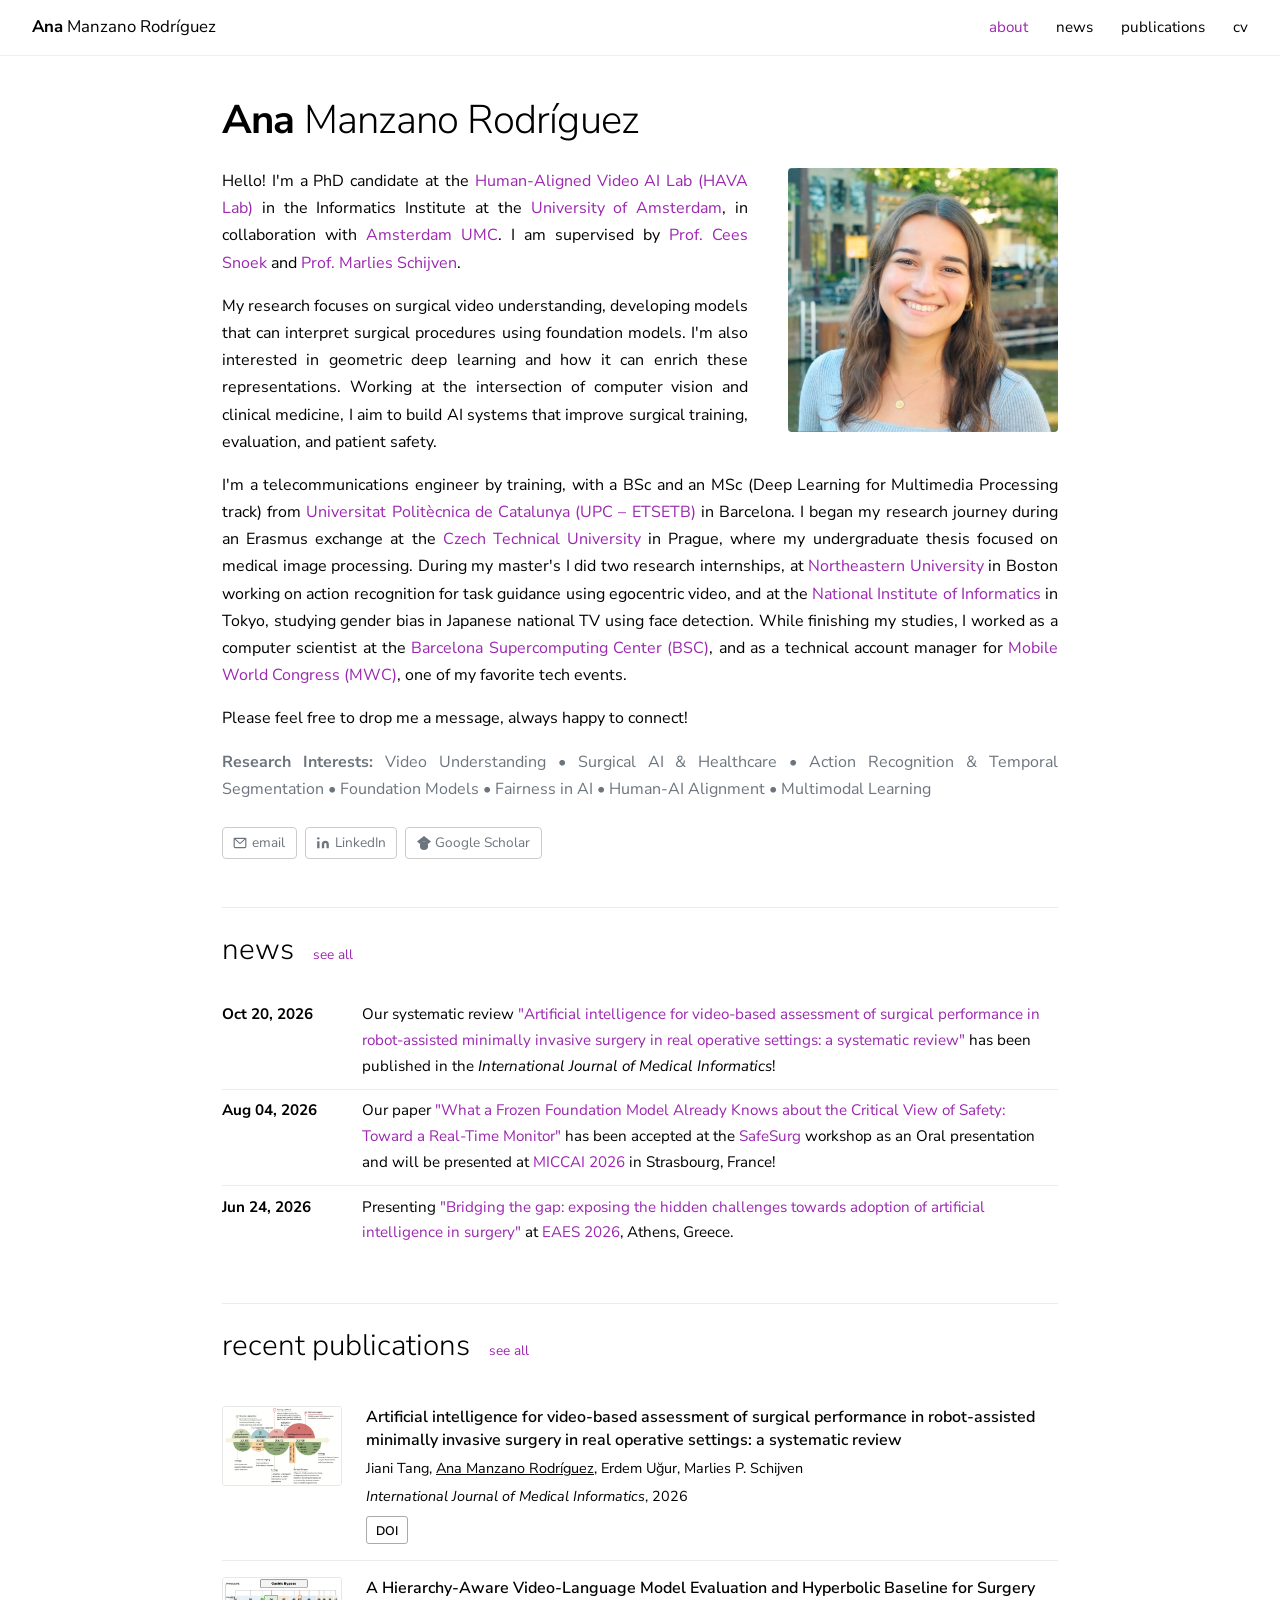
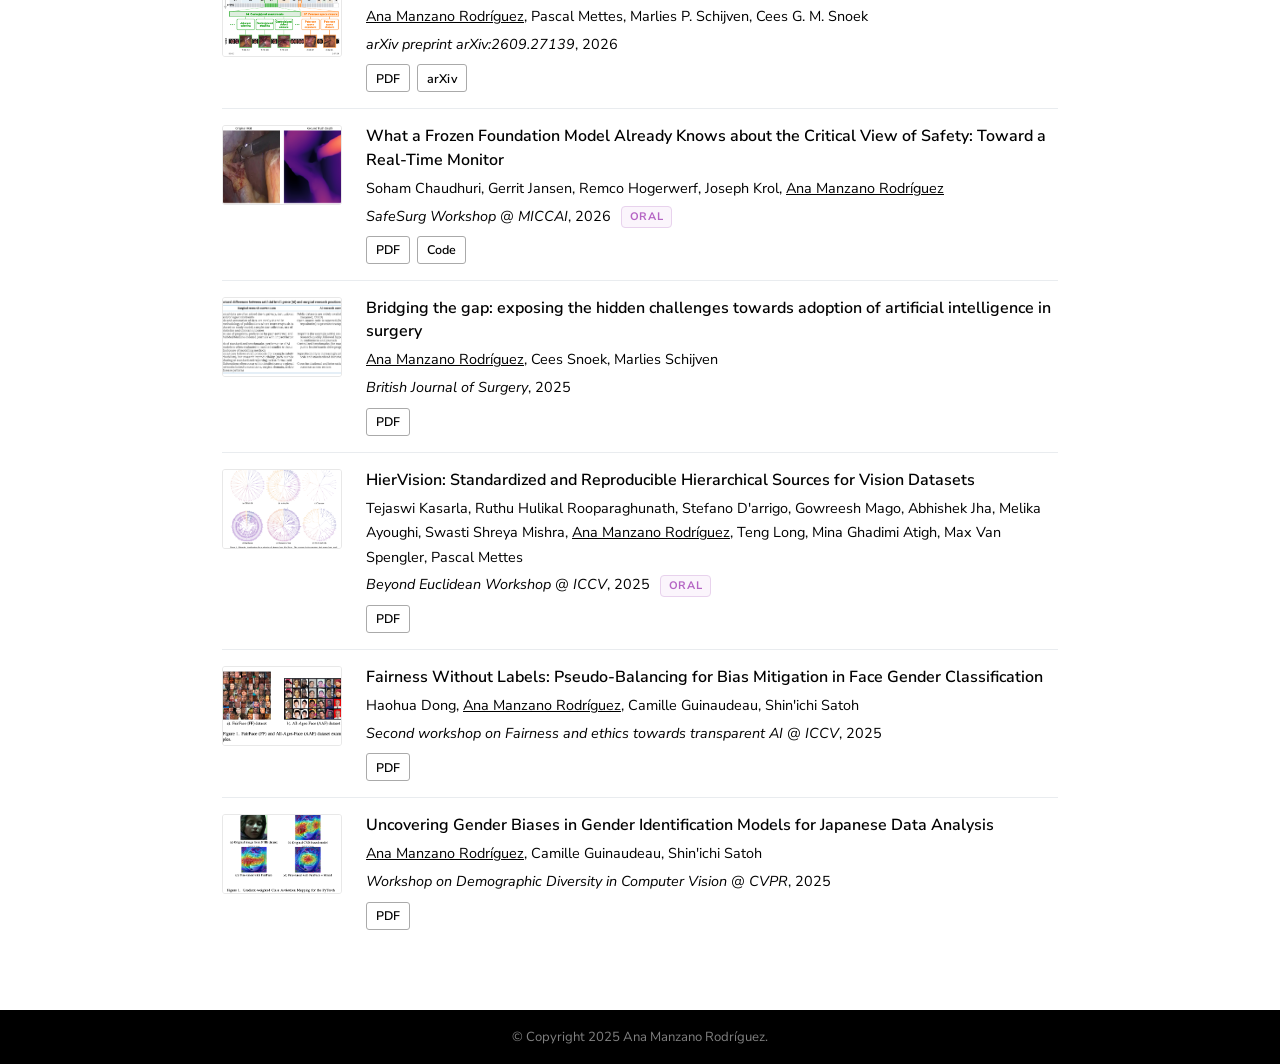
<file: index.html>
<!DOCTYPE html>
<html lang="en">
  
<head>
  <meta charset="UTF-8">
  <meta name="viewport" content="width=device-width, initial-scale=1.0">
  <title>Ana Manzano Rodríguez</title>
  <link rel="preconnect" href="https://fonts.googleapis.com">
  <link rel="preconnect" href="https://fonts.gstatic.com" crossorigin>
  <link href="https://fonts.googleapis.com/css2?family=Nunito+Sans:wght@300;400;600;700&display=swap" rel="stylesheet">
  <link rel="stylesheet" href="style.css">
  <link rel="icon" href="favicon.ico">
</head>
<body>

<nav>
  <a href="index.html" class="nav-brand"><strong>Ana</strong> Manzano Rodríguez</a>
  <ul class="nav-links">
    <li><a href="index.html" class="active">about</a></li>
    <li><a href="news.html">news</a></li>
    <li><a href="publications.html">publications</a></li>
    <li><a href="cv.html">cv</a></li>
  </ul>
</nav>

<div class="page">

<h1 class="about-name"><strong>Ana</strong> Manzano Rodríguez</h1>

  <div class="about-body" style="text-align: justify; -webkit-hyphens: auto; hyphens: auto;">

    <img src="assets/img/profile.jpg" alt="Ana Manzano Rodríguez" class="profile-photo">
    
    <p>
      Hello! I'm a PhD candidate at the <a href="https://ivi.fnwi.uva.nl/havalab/" target="_blank">Human-Aligned Video AI Lab (HAVA Lab)</a>
      in the Informatics Institute at the <a href="https://www.uva.nl/" target="_blank">University of Amsterdam</a>,
      in collaboration with <a href="https://www.amsterdamumc.org/" target="_blank">Amsterdam UMC</a>.
      I am supervised by <a href="https://www.ceessnoek.info/" target="_blank">Prof. Cees Snoek</a>
      and <a href="https://www.amsterdamumc.org/en/research/researchers/marlies-schijven.htm" target="_blank">Prof. Marlies Schijven</a>.
    </p>

    <p>
      My research focuses on surgical video understanding, developing models that can interpret surgical procedures
      using foundation models. I'm also interested in geometric deep learning and how it can enrich these representations.
      Working at the intersection of computer vision and clinical medicine, I aim to build AI systems that improve
      surgical training, evaluation, and patient safety.
    </p>

    <p>
      I'm a telecommunications engineer by training, with a BSc and an MSc (Deep Learning for Multimedia Processing track) from
      <a href="https://www.upc.edu/" target="_blank">Universitat Politècnica de Catalunya (UPC – ETSETB)</a> in Barcelona.
      I began my research journey during an Erasmus exchange at the
      <a href="https://www.cvut.cz/en" target="_blank">Czech Technical University</a> in Prague,
      where my undergraduate thesis focused on medical image processing. During my master's I did two research internships, at <a href="https://www.northeastern.edu/" target="_blank">Northeastern University</a>
      in Boston working on action recognition for task guidance using egocentric video, and at the
      <a href="https://www.nii.ac.jp/" target="_blank">National Institute of Informatics</a> in Tokyo, studying gender bias
      in Japanese national TV using face detection. While finishing my studies, I worked as a computer scientist at the
      <a href="https://www.bsc.es/" target="_blank">Barcelona Supercomputing Center (BSC)</a>, and as a technical account manager
      for <a href="https://www.mwcbarcelona.com/" target="_blank">Mobile World Congress (MWC)</a>, one of my favorite tech events.
    </p>

    <p>Please feel free to drop me a message, always happy to connect!</p>

    <p style="color: var(--muted)"><strong>Research Interests:</strong> Video Understanding • Surgical AI &amp; Healthcare • Action Recognition  &amp; Temporal Segmentation • Foundation Models • Fairness in AI • Human-AI Alignment • Multimodal Learning</p>
  </div>


  <div class="social-links">
    <a href="mailto:a.manzanorodriguez@uva.nl" class="social-link">
      <svg viewBox="0 0 24 24" fill="none" stroke="currentColor" stroke-width="2" stroke-linecap="round"><rect x="2" y="4" width="20" height="16" rx="2"/><polyline points="2,4 12,13 22,4"/></svg>
      email
    </a>
    <a href="https://www.linkedin.com/in/ana-manzano-rodriguez/" target="_blank" class="social-link">
      <svg viewBox="0 0 24 24" fill="currentColor"><path d="M16 8a6 6 0 016 6v7h-4v-7a2 2 0 00-2-2 2 2 0 00-2 2v7h-4v-7a6 6 0 016-6zM2 9h4v12H2z"/><circle cx="4" cy="4" r="2"/></svg>
      LinkedIn
    </a>
    <a href="https://scholar.google.com/citations?user=NFWrStMAAAAJ" target="_blank" class="social-link">
      <svg viewBox="0 0 24 24" fill="currentColor"><path d="M5.242 13.769L0 9.5 12 0l12 9.5-5.242 4.269C17.548 11.249 14.978 9.5 12 9.5c-2.977 0-5.548 1.748-6.758 4.269zM12 10a7 7 0 1 0 0 14 7 7 0 0 0 0-14z"/></svg>
      Google Scholar
    </a>
  </div>

  <!-- NEWS PREVIEW -->
  <h2 class="sub-head">news <a href="news.html" class="view-all">see all</a></h2>
  <table class="news-table">
    <tbody>
      <tr>
        <td class="date-cell">Oct 20, 2026</td>
        <td>
          Our systematic review <a href="https://doi.org/10.1016/j.ijmedinf.2026.106776" target="_blank">"Artificial intelligence for video-based assessment of surgical performance in robot-assisted minimally invasive surgery in real operative settings: a systematic review"</a>
          has been published in the <em>International Journal of Medical Informatics</em>!
        </td>
      </tr>
      <tr>
        <td class="date-cell">Aug 04, 2026</td>
        <td>Our paper <a href="https://papers.miccai.org/miccai-2026-sat/paper/SafeSurg_020.pdf" target="_blank">"What a Frozen Foundation Model Already Knows about the Critical View of Safety: Toward a Real-Time Monitor"</a> has been accepted at the <a href="https://camma-public.github.io/safesurg-workshop/" target="_blank">SafeSurg</a> workshop as an Oral presentation and will be presented at <a href="https://conferences.miccai.org/2026/" target="_blank">MICCAI 2026</a> in Strasbourg, France!</td>
      </tr>
      <tr>
        <td class="date-cell">Jun 24, 2026</td>
        <td>Presenting <a href="https://academic.oup.com/bjs/article/112/1/znae271/7906649" target="_blank">"Bridging the gap: exposing the hidden challenges towards adoption of artificial intelligence in surgery"</a> at <a href="https://eaes.eu/eaes-annual-congress/" target="_blank">EAES 2026</a>, Athens, Greece. </td>
      </tr>
    </tbody>
  </table>

  <!-- PUBLICATIONS PREVIEW -->
  <h2 class="sub-head">recent publications <a href="publications.html" class="view-all">see all</a></h2>
  <div class="pub-item" style="border-top: none;" data-title="artificial intelligence video-based assessment surgical performance robot-assisted minimally invasive surgery systematic review tang ugur schijven international journal medical informatics">
    <img src="assets/img/jiani.png" alt="" class="pub-thumb">
    <div class="pub-details">
      <div class="pub-title">Artificial intelligence for video-based assessment of surgical performance in robot-assisted minimally invasive surgery in real operative settings: a systematic review</div>
      <div class="pub-authors">Jiani Tang, <span class="me">Ana Manzano Rodríguez</span>, Erdem Uğur, Marlies P. Schijven</div>
      <div class="pub-venue"><em>International Journal of Medical Informatics</em>, 2026</div>
      <div class="pub-buttons">
        <a href="https://doi.org/10.1016/j.ijmedinf.2026.106776" target="_blank" class="pub-btn">DOI</a>
      </div>
    </div>
  </div>

<div class="pub-item" data-title="hierarchy-aware video-language model evaluation hyperbolic baseline surgery mettes schijven snoek arxiv">
    <img src="assets/img/hi.png" alt="" class="pub-thumb">
    <div class="pub-details">
      <div class="pub-title">A Hierarchy-Aware Video-Language Model Evaluation and Hyperbolic Baseline for Surgery</div>
      <div class="pub-authors"><span class="me">Ana Manzano Rodríguez</span>, Pascal Mettes, Marlies P. Schijven, Cees G. M. Snoek</div>
      <div class="pub-venue"><em>arXiv preprint arXiv:2609.27139</em>, 2026</div>
      <div class="pub-buttons">
        <a href="https://arxiv.org/pdf/2609.27139" target="_blank" class="pub-btn">PDF</a>
        <a href="https://arxiv.org/abs/2609.27139" target="_blank" class="pub-btn">arXiv</a>
      </div>
    </div>
  </div>

  <div class="pub-item" data-title="what a frozen foundation model already knows about the critical view of safety toward real-time monitor chaudhuri jansen hogerwerf krol safesurg miccai workshop">
    <img src="assets/img/stu1.png" alt="" class="pub-thumb">
    <div class="pub-details">
      <div class="pub-title">What a Frozen Foundation Model Already Knows about the Critical View of Safety: Toward a Real-Time Monitor</div>
      <div class="pub-authors">Soham Chaudhuri, Gerrit Jansen, Remco Hogerwerf, Joseph Krol, <span class="me">Ana Manzano Rodríguez</span></div>
      <div class="pub-venue"><em>SafeSurg Workshop @ MICCAI</em>, 2026 <span class="pub-badge">Oral</span></div>
      <div class="pub-buttons">
        <a href="https://papers.miccai.org/miccai-2026-sat/paper/SafeSurg_020.pdf" target="_blank" class="pub-btn">PDF</a>
        <a href="https://github.com/S-Chaudhuri/Critical-View-of-Safety" target="_blank" class="pub-btn">Code</a>
      </div>
    </div>
  </div>
 
  <div class="pub-item" data-title="bridging gap hidden challenges adoption artificial intelligence surgery british journal">
    <img src="assets/img/c.png" alt="" class="pub-thumb">
    <div class="pub-details">
      <div class="pub-title">Bridging the gap: exposing the hidden challenges towards adoption of artificial intelligence in surgery</div>
      <div class="pub-authors"><span class="me">Ana Manzano Rodríguez</span>, Cees Snoek, Marlies Schijven</div>
      <div class="pub-venue"><em>British Journal of Surgery</em>, 2025</div>
      <div class="pub-buttons">
        <a href="https://www.researchgate.net/profile/Marlies-Schijven/publication/397434475_Bridging_the_gap_exposing_the_hidden_challenges_towards_adoption_of_artificial_intelligence_in_surgery/links/692728ebf4878b75fc798608/Bridging-the-gap-exposing-the-hidden-challenges-towards-adoption-of-artificial-intelligence-in-surgery.pdf" target="_blank" class="pub-btn">PDF</a>
      </div>
    </div>
  </div>
 
  <div class="pub-item" data-title="hiervision standardized reproducible hierarchical sources vision datasets kasarla rooparaghunath darrigo mago jha ayoughi mishra long atigh van spengler mettes iccv workshops">
    <img src="assets/img/d.png" alt="" class="pub-thumb">
    <div class="pub-details">
      <div class="pub-title">HierVision: Standardized and Reproducible Hierarchical Sources for Vision Datasets</div>
      <div class="pub-authors">Tejaswi Kasarla, Ruthu Hulikal Rooparaghunath, Stefano D'arrigo, Gowreesh Mago, Abhishek Jha, Melika Ayoughi, Swasti Shreya Mishra, <span class="me">Ana Manzano Rodríguez</span>, Teng Long, Mina Ghadimi Atigh, Max Van Spengler, Pascal Mettes</div>
      <div class="pub-venue"><em>Beyond Euclidean Workshop @ ICCV</em>, 2025 <span class="pub-badge">Oral</span></div>
      <div class="pub-buttons">
        <a href="https://openaccess.thecvf.com/content/ICCV2025W/BEW/papers/Kasarla_HierVision_Standardized_and_Reproducible_Hierarchical_Sources_for_Vision_Datasets_ICCVW_2025_paper.pdf" target="_blank" class="pub-btn">PDF</a>
      </div>
    </div>
  </div>
 
  <div class="pub-item" data-title="fairness without labels pseudo-balancing bias mitigation face gender classification dong guinaudeau satoh iccv workshops">
    <img src="assets/img/icml.png" alt="" class="pub-thumb">
    <div class="pub-details">
      <div class="pub-title">Fairness Without Labels: Pseudo-Balancing for Bias Mitigation in Face Gender Classification</div>
      <div class="pub-authors">Haohua Dong, <span class="me">Ana Manzano Rodríguez</span>, Camille Guinaudeau, Shin'ichi Satoh</div>
      <div class="pub-venue"><em>Second workshop on Fairness and ethics towards transparent AI @ ICCV</em>, 2025</div>
      <div class="pub-buttons">
        <a href="https://openaccess.thecvf.com/content/ICCV2025W/FAILED/papers/Dong_Fairness_Without_Labels_Pseudo-Balancing_for_Bias_Mitigation_in_Face_Gender_ICCVW_2025_paper.pdf" target="_blank" class="pub-btn">PDF</a>
      </div>
    </div>
  </div>
 
  <div class="pub-item" data-title="uncovering gender biases identification models japanese data analysis guinaudeau satoh demographic diversity cvpr workshop">
    <img src="assets/img/b.png" alt="" class="pub-thumb">
    <div class="pub-details">
      <div class="pub-title">Uncovering Gender Biases in Gender Identification Models for Japanese Data Analysis</div>
      <div class="pub-authors"><span class="me">Ana Manzano Rodríguez</span>, Camille Guinaudeau, Shin'ichi Satoh</div>
      <div class="pub-venue"><em>Workshop on Demographic Diversity in Computer Vision @ CVPR</em>, 2025</div>
      <div class="pub-buttons">
        <a href="https://openreview.net/pdf?id=8dh3uEBWLa" target="_blank" class="pub-btn">PDF</a>
      </div>
    </div>
  </div>
 
 
</div>

<footer>
  <p>© Copyright 2025 Ana Manzano Rodríguez.</p>
</footer>

</body>
</html>
</file>
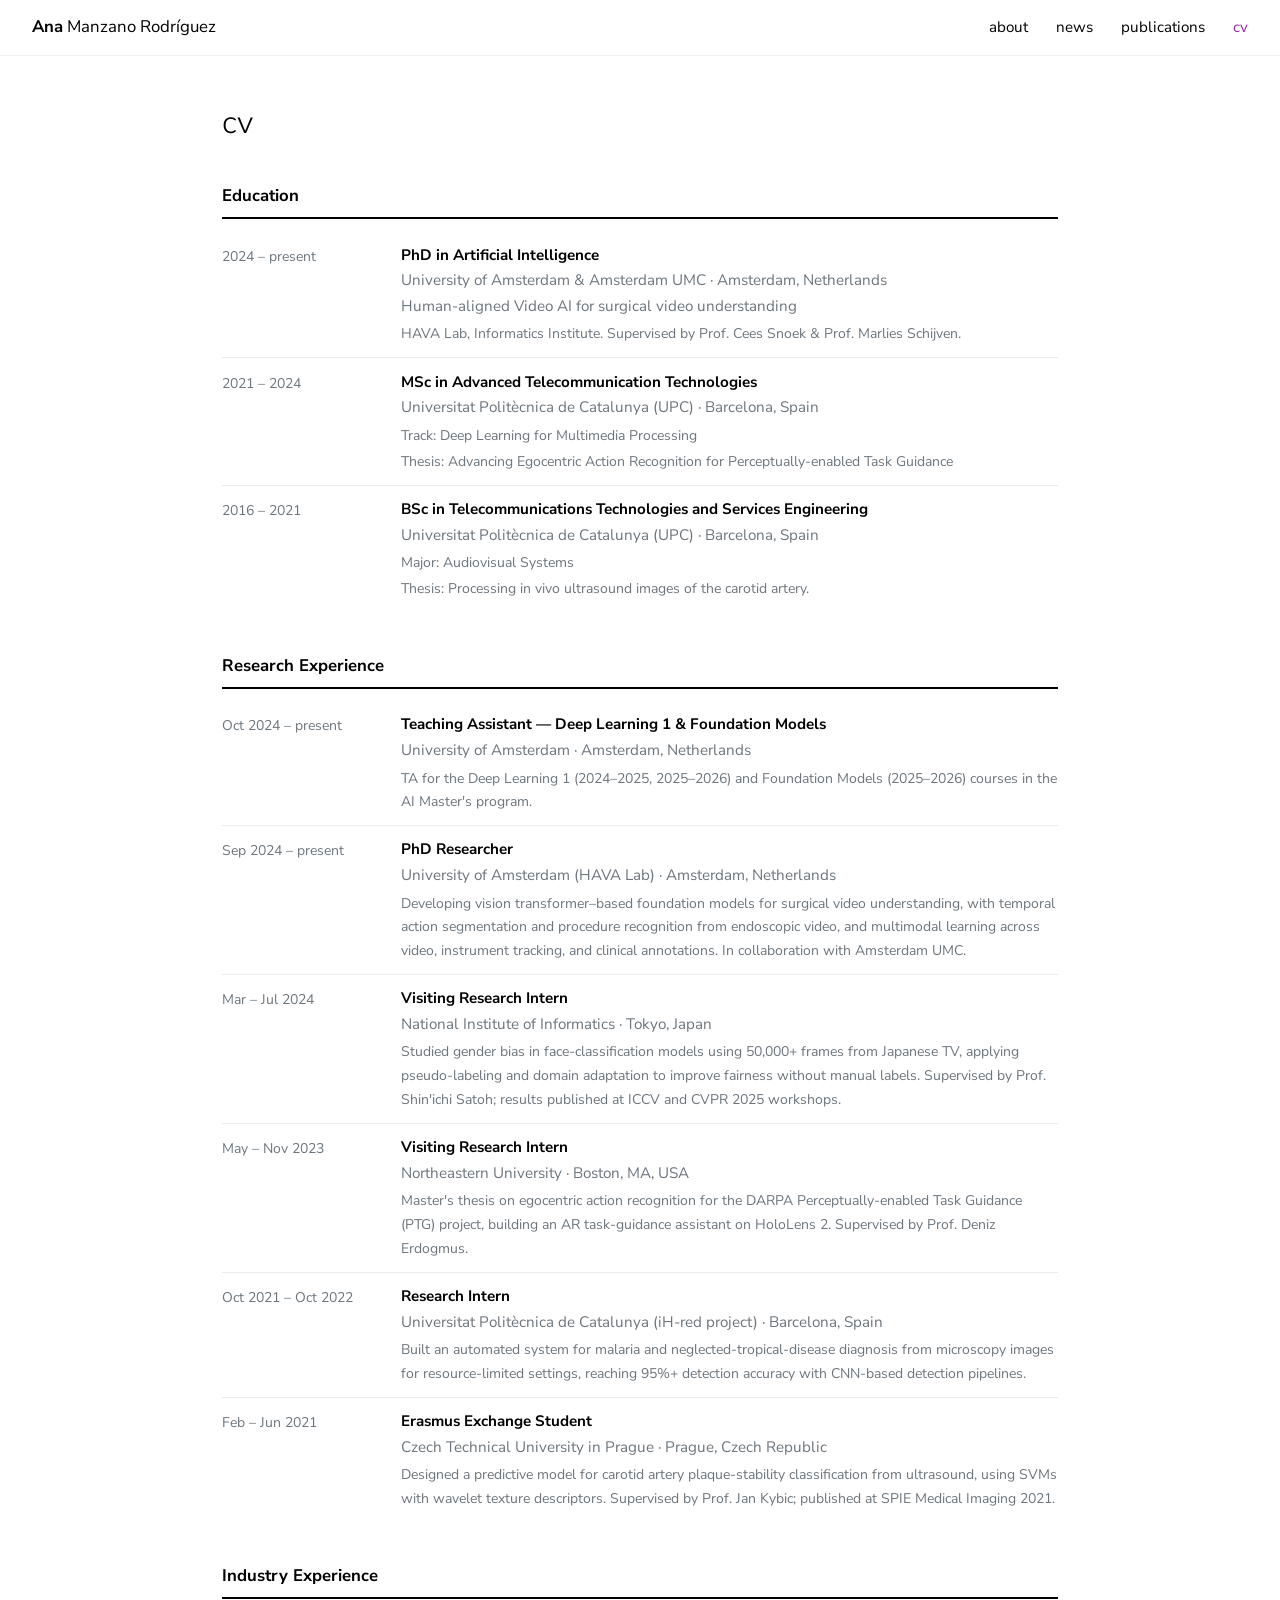
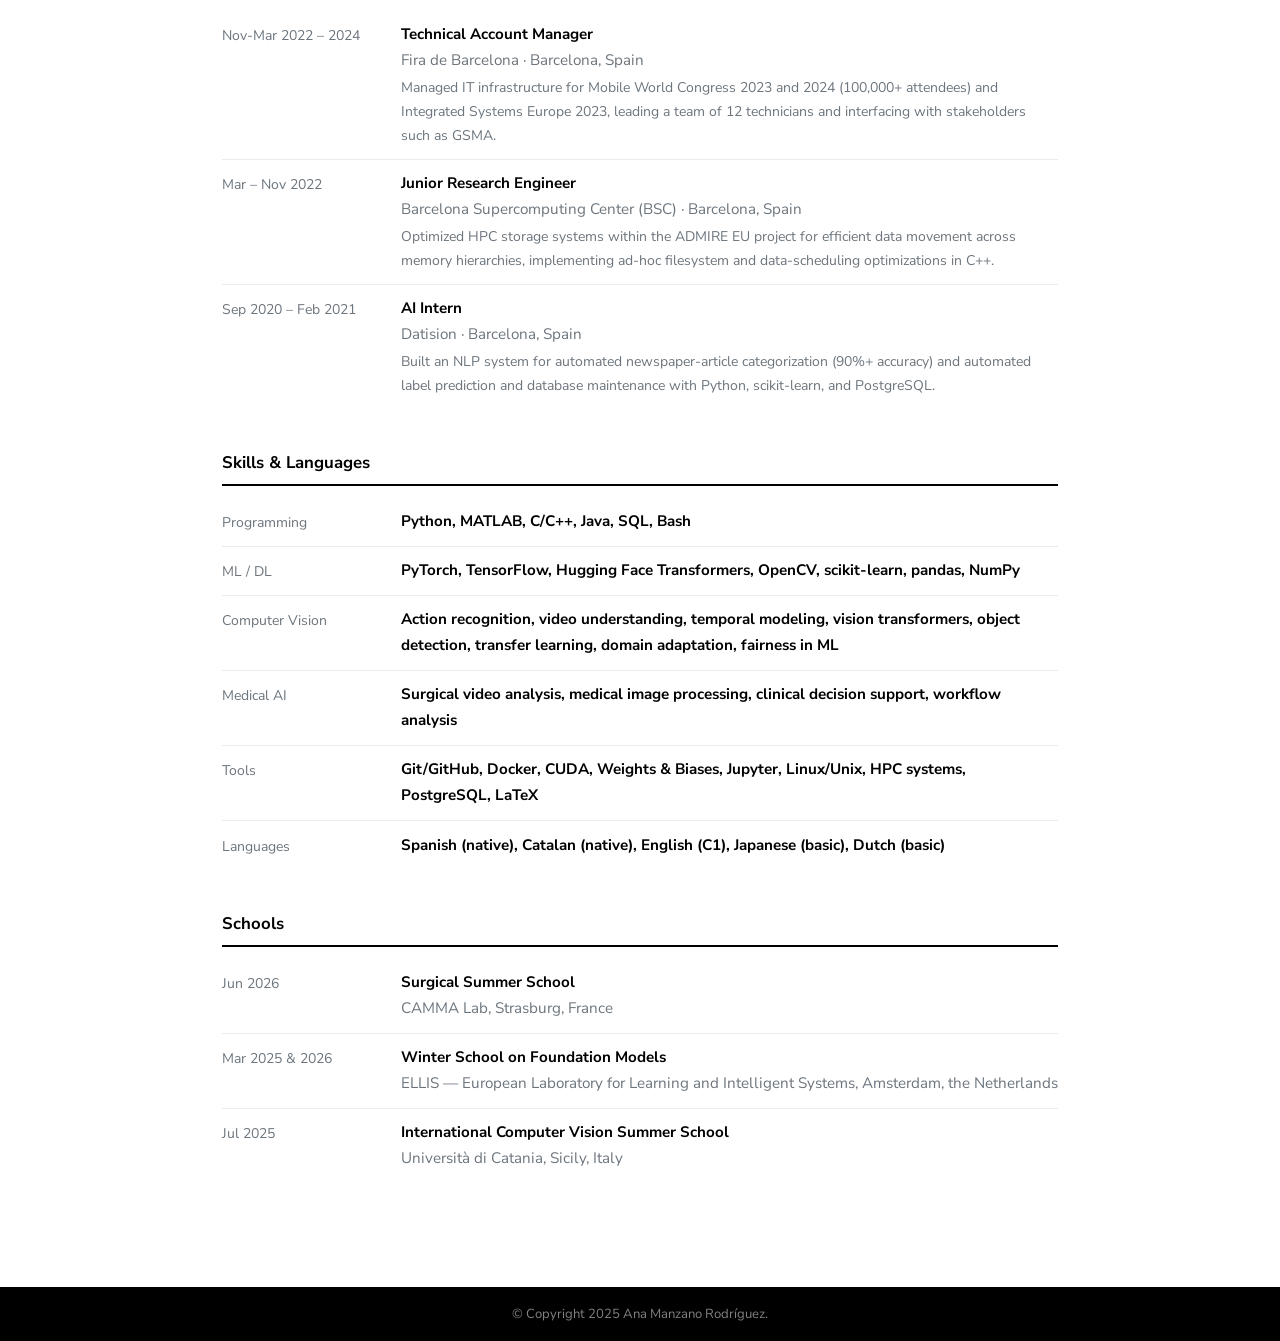
<file: cv.html>
<!DOCTYPE html>
<html lang="en">
<head>
  <meta charset="UTF-8">
  <meta name="viewport" content="width=device-width, initial-scale=1.0">
  <title>cv | Ana Manzano Rodríguez</title>
  <link rel="preconnect" href="https://fonts.googleapis.com">
  <link rel="preconnect" href="https://fonts.gstatic.com" crossorigin>
  <link href="https://fonts.googleapis.com/css2?family=Nunito+Sans:wght@300;400;600;700&display=swap" rel="stylesheet">
  <link rel="stylesheet" href="style.css">
</head>
<body>

<nav>
  <a href="index.html" class="nav-brand"><strong>Ana</strong> Manzano Rodríguez</a>
  <ul class="nav-links">
    <li><a href="index.html">about</a></li>
    <li><a href="news.html">news</a></li>
    <li><a href="publications.html">publications</a></li>
    <li><a href="cv.html" class="active">cv</a></li>
  </ul>
</nav>

<div class="page">

  <h1 class="page-title">cv</h1>

  <!-- EDUCATION -->
  <div class="cv-section">
    <div class="cv-section-title">Education</div>
    <ul class="cv-entries">
      <li class="cv-entry">
        <span class="cv-years">2024 – present</span>
        <div>
          <div class="cv-role">PhD in Artificial Intelligence</div>
          <div class="cv-org">University of Amsterdam &amp; Amsterdam UMC · Amsterdam, Netherlands</div>
          <div class="cv-org">Human-aligned Video AI for surgical video understanding</div>
          <div class="cv-desc">HAVA Lab, Informatics Institute. Supervised by Prof. Cees Snoek &amp; Prof. Marlies Schijven.</div>
        </div>
      </li>
      <li class="cv-entry">
        <span class="cv-years">2021 – 2024</span>
        <div>
          <div class="cv-role">MSc in Advanced Telecommunication Technologies</div>
          <div class="cv-org">Universitat Politècnica de Catalunya (UPC) · Barcelona, Spain</div>
          <div class="cv-desc">Track: Deep Learning for Multimedia Processing</div>
          <div class="cv-desc">Thesis: Advancing Egocentric Action Recognition for Perceptually-enabled Task Guidance</div>
        </div>
      </li>
      <li class="cv-entry">
        <span class="cv-years">2016 – 2021</span>
        <div>
          <div class="cv-role">BSc in Telecommunications Technologies and Services Engineering</div>
          <div class="cv-org">Universitat Politècnica de Catalunya (UPC) · Barcelona, Spain</div>
          <div class="cv-desc">Major: Audiovisual Systems</div>
          <div class="cv-desc">Thesis: Processing in vivo ultrasound images of the carotid artery.</div>
        </div>
      </li>
    </ul>
  </div>

  <!-- RESEARCH EXPERIENCE -->
  <div class="cv-section">
    <div class="cv-section-title">Research Experience</div>
    <ul class="cv-entries">
      <li class="cv-entry">
        <span class="cv-years">Oct 2024 – present</span>
        <div>
          <div class="cv-role">Teaching Assistant — Deep Learning 1 &amp; Foundation Models</div>
          <div class="cv-org">University of Amsterdam · Amsterdam, Netherlands</div>
          <div class="cv-desc">TA for the Deep Learning 1 (2024–2025, 2025–2026) and Foundation Models (2025–2026) courses in the AI Master's program.</div>
        </div>
      </li>
    <ul class="cv-entries">
      <li class="cv-entry">
        <span class="cv-years">Sep 2024 – present</span>
        <div>
          <div class="cv-role">PhD Researcher</div>
          <div class="cv-org">University of Amsterdam (HAVA Lab) · Amsterdam, Netherlands</div>
          <div class="cv-desc">Developing vision transformer–based foundation models for surgical video understanding, with temporal action segmentation and procedure recognition from endoscopic video, and multimodal learning across video, instrument tracking, and clinical annotations. In collaboration with Amsterdam UMC.</div>
        </div>
      </li>
      <li class="cv-entry">
        <span class="cv-years">Mar – Jul 2024</span>
        <div>
          <div class="cv-role">Visiting Research Intern</div>
          <div class="cv-org">National Institute of Informatics · Tokyo, Japan</div>
          <div class="cv-desc">Studied gender bias in face-classification models using 50,000+ frames from Japanese TV, applying pseudo-labeling and domain adaptation to improve fairness without manual labels. Supervised by Prof. Shin'ichi Satoh; results published at ICCV and CVPR 2025 workshops.</div>
        </div>
      </li>
      <li class="cv-entry">
        <span class="cv-years">May – Nov 2023</span>
        <div>
          <div class="cv-role">Visiting Research Intern</div>
          <div class="cv-org">Northeastern University · Boston, MA, USA</div>
          <div class="cv-desc">Master's thesis on egocentric action recognition for the DARPA Perceptually-enabled Task Guidance (PTG) project, building an AR task-guidance assistant on HoloLens 2. Supervised by Prof. Deniz Erdogmus.</div>
        </div>
      </li>
      <li class="cv-entry">
        <span class="cv-years">Oct 2021 – Oct 2022</span>
        <div>
          <div class="cv-role">Research Intern</div>
          <div class="cv-org">Universitat Politècnica de Catalunya (iH-red project) · Barcelona, Spain</div>
          <div class="cv-desc">Built an automated system for malaria and neglected-tropical-disease diagnosis from microscopy images for resource-limited settings, reaching 95%+ detection accuracy with CNN-based detection pipelines.</div>
        </div>
      </li>
      <li class="cv-entry">
        <span class="cv-years">Feb – Jun 2021</span>
        <div>
          <div class="cv-role">Erasmus Exchange Student</div>
          <div class="cv-org">Czech Technical University in Prague · Prague, Czech Republic</div>
          <div class="cv-desc">Designed a predictive model for carotid artery plaque-stability classification from ultrasound, using SVMs with wavelet texture descriptors. Supervised by Prof. Jan Kybic; published at SPIE Medical Imaging 2021.</div>
        </div>
      </li>
    </ul>
  </div>

  <!-- INDUSTRY EXPERIENCE -->
  <div class="cv-section">
    <div class="cv-section-title">Industry Experience</div>
    <ul class="cv-entries">
      <li class="cv-entry">
        <span class="cv-years">Nov-Mar 2022 – 2024</span>
        <div>
          <div class="cv-role">Technical Account Manager</div>
          <div class="cv-org">Fira de Barcelona · Barcelona, Spain</div>
          <div class="cv-desc">Managed IT infrastructure for Mobile World Congress 2023 and 2024 (100,000+ attendees) and Integrated Systems Europe 2023, leading a team of 12 technicians and interfacing with stakeholders such as GSMA.</div>
        </div>
      </li>
      <li class="cv-entry">
        <span class="cv-years">Mar – Nov 2022</span>
        <div>
          <div class="cv-role">Junior Research Engineer</div>
          <div class="cv-org">Barcelona Supercomputing Center (BSC) · Barcelona, Spain</div>
          <div class="cv-desc">Optimized HPC storage systems within the ADMIRE EU project for efficient data movement across memory hierarchies, implementing ad-hoc filesystem and data-scheduling optimizations in C++.</div>
        </div>
      </li>
      <li class="cv-entry">
        <span class="cv-years">Sep 2020 – Feb 2021</span>
        <div>
          <div class="cv-role">AI Intern</div>
          <div class="cv-org">Datision · Barcelona, Spain</div>
          <div class="cv-desc">Built an NLP system for automated newspaper-article categorization (90%+ accuracy) and automated label prediction and database maintenance with Python, scikit-learn, and PostgreSQL.</div>
        </div>
      </li>
    </ul>
  </div>


  <!-- SKILLS -->
  <div class="cv-section">
    <div class="cv-section-title">Skills &amp; Languages</div>
    <ul class="cv-entries">
      <li class="cv-entry">
        <span class="cv-years">Programming</span>
        <div>
          <div class="cv-role">Python, MATLAB, C/C++, Java, SQL, Bash</div>
        </div>
      </li>
      <li class="cv-entry">
        <span class="cv-years">ML / DL</span>
        <div>
          <div class="cv-role">PyTorch, TensorFlow, Hugging Face Transformers, OpenCV, scikit-learn, pandas, NumPy</div>
        </div>
      </li>
      <li class="cv-entry">
        <span class="cv-years">Computer Vision</span>
        <div>
          <div class="cv-role">Action recognition, video understanding, temporal modeling, vision transformers, object detection, transfer learning, domain adaptation, fairness in ML</div>
        </div>
      </li>
      <li class="cv-entry">
        <span class="cv-years">Medical AI</span>
        <div>
          <div class="cv-role">Surgical video analysis, medical image processing, clinical decision support, workflow analysis</div>
        </div>
      </li>
      <li class="cv-entry">
        <span class="cv-years">Tools</span>
        <div>
          <div class="cv-role">Git/GitHub, Docker, CUDA, Weights &amp; Biases, Jupyter, Linux/Unix, HPC systems, PostgreSQL, LaTeX</div>
        </div>
      </li>
      <li class="cv-entry">
        <span class="cv-years">Languages</span>
        <div>
          <div class="cv-role">Spanish (native), Catalan (native), English (C1), Japanese (basic), Dutch (basic)</div>
        </div>
      </li>
    </ul>
  </div>

  <!-- CERTIFICATES -->
  <div class="cv-section">
    <div class="cv-section-title">Schools</div>
    <ul class="cv-entries">
      <li class="cv-entry">
        <span class="cv-years">Jun 2026</span>
        <div>
          <div class="cv-role">Surgical Summer School</div>
          <div class="cv-org">CAMMA Lab, Strasburg, France</div>
        </div>
      </li>
      <li class="cv-entry">
        <span class="cv-years">Mar 2025 &amp; 2026</span>
        <div>
          <div class="cv-role">Winter School on Foundation Models</div>
          <div class="cv-org">ELLIS — European Laboratory for Learning and Intelligent Systems, Amsterdam, the Netherlands</div>
        </div>
      </li>
      <li class="cv-entry">
        <span class="cv-years">Jul 2025</span>
        <div>
          <div class="cv-role">International Computer Vision Summer School</div>
          <div class="cv-org">Università di Catania, Sicily, Italy</div>
        </div>
      </li>
    </ul>
  </div>

  <!--
    TO ADD A PDF DOWNLOAD BUTTON, uncomment this block and link your CV PDF:

    <a href="assets/cv.pdf" target="_blank" class="cv-download-btn">
      <svg width="15" height="15" viewBox="0 0 24 24" fill="none" stroke="currentColor" stroke-width="2" stroke-linecap="round" stroke-linejoin="round"><path d="M21 15v4a2 2 0 01-2 2H5a2 2 0 01-2-2v-4"/><polyline points="7 10 12 15 17 10"/><line x1="12" y1="15" x2="12" y2="3"/></svg>
      Download CV (PDF)
    </a>
  -->

</div>

<footer>
  <p>© Copyright 2025 Ana Manzano Rodríguez.</p>
</footer>

</body>
</html>
</file>
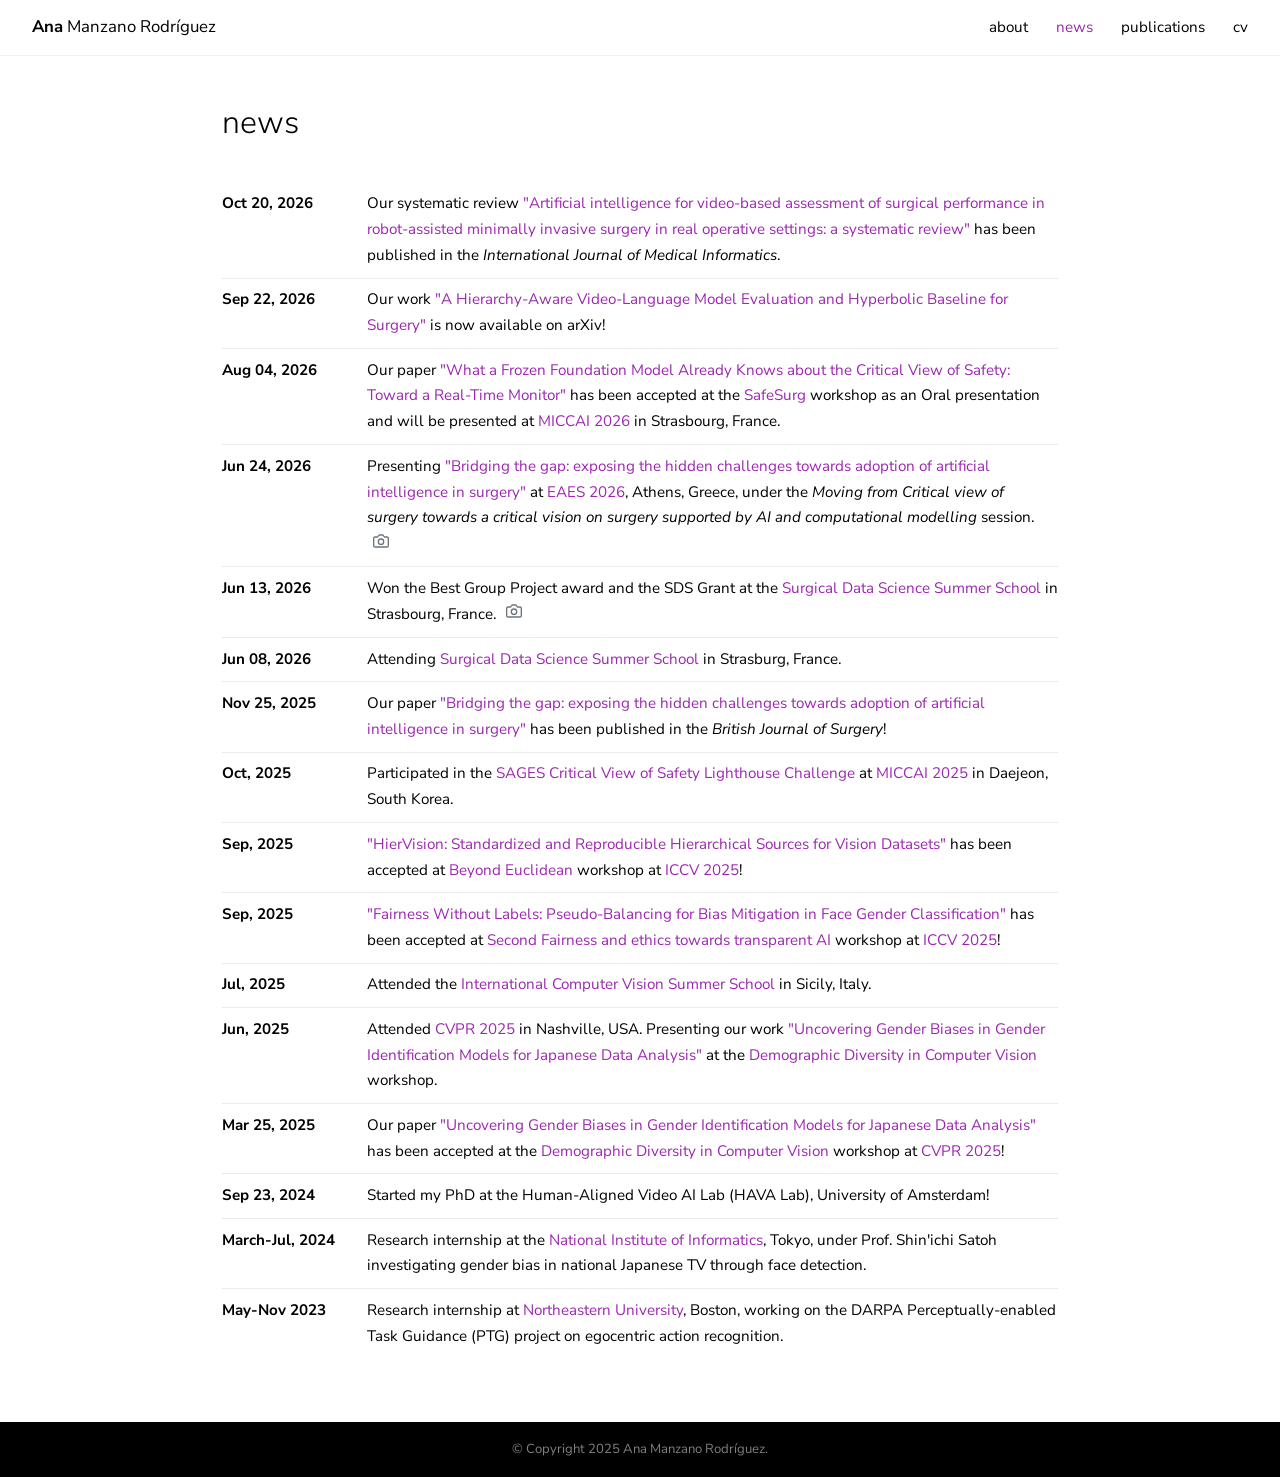
<file: news.html>
<!DOCTYPE html>
<html lang="en">
<head>
  <meta charset="UTF-8">
  <meta name="viewport" content="width=device-width, initial-scale=1.0">
  <title>news | Ana Manzano Rodríguez</title>
  <link rel="preconnect" href="https://fonts.googleapis.com">
  <link rel="preconnect" href="https://fonts.gstatic.com" crossorigin>
  <link href="https://fonts.googleapis.com/css2?family=Nunito+Sans:wght@300;400;600;700&display=swap" rel="stylesheet">
  <link rel="stylesheet" href="style.css">
</head>
<body>

<nav>
  <a href="index.html" class="nav-brand"><strong>Ana</strong> Manzano Rodríguez</a>
  <ul class="nav-links">
    <li><a href="index.html">about</a></li>
    <li><a href="news.html" class="active">news</a></li>
    <li><a href="publications.html">publications</a></li>
    <li><a href="cv.html">cv</a></li>
  </ul>
</nav>

<div class="page">

  <h1 class="page-title">news</h1>

  <table class="news-table">
    <tbody>
      <tr>
        <td class="date-cell">Oct 20, 2026</td>
        <td>
          Our systematic review <a href="https://doi.org/10.1016/j.ijmedinf.2026.106776" target="_blank">"Artificial intelligence for video-based assessment of surgical performance in robot-assisted minimally invasive surgery in real operative settings: a systematic review"</a>
          has been published in the <em>International Journal of Medical Informatics</em>.
        </td>
      </tr>
      <tr>
        <td class="date-cell">Sep 22, 2026</td>
        <td>
          Our work <a href="https://arxiv.org/abs/2609.27139" target="_blank">"A Hierarchy-Aware Video-Language Model Evaluation and Hyperbolic Baseline for Surgery"</a>
          is now available on arXiv!
        </td>
      </tr>
      <tr>
        <td class="date-cell">Aug 04, 2026</td>
        <td>
          Our paper <a href="https://papers.miccai.org/miccai-2026-sat/paper/SafeSurg_020.pdf" target="_blank">"What a Frozen Foundation Model Already Knows about the Critical View of Safety: Toward a Real-Time Monitor"</a>
          has been accepted at the <a href="https://camma-public.github.io/safesurg-workshop/" target="_blank">SafeSurg</a> workshop as an Oral presentation and will be presented at <a href="https://conferences.miccai.org/2026/" target="_blank">MICCAI 2026</a> in Strasbourg, France.
        </td>
      </tr>
      <tr>
        <td class="date-cell">Jun 24, 2026</td>
        <td>
          Presenting <a href="https://academic.oup.com/bjs/article/112/1/znae271/7906649" target="_blank">"Bridging the gap: exposing the hidden challenges towards adoption of artificial intelligence in surgery"</a> at <a href="https://eaes.eu/eaes-annual-congress/" target="_blank">EAES 2026</a>, Athens, Greece, under the <em>Moving from Critical view of surgery towards a critical vision on surgery supported by AI and computational modelling</em> session.
          <a href="assets/img/eaes.jpeg" target="_blank" title="View photo" class="photo-link">
            <svg xmlns="http://www.w3.org/2000/svg" width="16" height="16" viewBox="0 0 24 24" fill="none" stroke="currentColor" stroke-width="2" stroke-linecap="round" stroke-linejoin="round">
              <path d="M23 19a2 2 0 0 1-2 2H3a2 2 0 0 1-2-2V8a2 2 0 0 1 2-2h4l2-3h6l2 3h4a2 2 0 0 1 2 2z"></path>
              <circle cx="12" cy="13" r="4"></circle>
            </svg>
          </a>
        </td>
      </tr>
      <tr>
        <td class="date-cell">Jun 13, 2026</td>
        <td>
          Won the Best Group Project award and the SDS Grant at the <a href="https://www.edu4sds.org" target="_blank">Surgical Data Science Summer School</a> in Strasbourg, France.
          <a href="assets/img/sds33.jpg" target="_blank" title="View photo" class="photo-link">
            <svg xmlns="http://www.w3.org/2000/svg" width="16" height="16" viewBox="0 0 24 24" fill="none" stroke="currentColor" stroke-width="2" stroke-linecap="round" stroke-linejoin="round">
              <path d="M23 19a2 2 0 0 1-2 2H3a2 2 0 0 1-2-2V8a2 2 0 0 1 2-2h4l2-3h6l2 3h4a2 2 0 0 1 2 2z"></path>
              <circle cx="12" cy="13" r="4"></circle>
            </svg>
          </a>
        </td>
      </tr>
      <tr>
        <td class="date-cell">Jun 08, 2026</td>
        <td>
          Attending <a href="https://www.edu4sds.org" target="_blank">Surgical Data Science Summer School</a> in Strasburg, France. 
        </td>
      </tr>
      <tr>
        <td class="date-cell">Nov 25, 2025</td>
        <td>
          Our paper <a href="https://academic.oup.com/bjs/article/112/1/znae271/7906649" target="_blank">"Bridging the gap: exposing the hidden challenges towards adoption of artificial intelligence in surgery"</a>
          has been published in the <em>British Journal of Surgery</em>!
        </td>
      </tr>
      <tr>
        <td class="date-cell">Oct, 2025</td>
        <td>
          Participated in the <a href="https://www.cvschallenge.org" target="_blank">SAGES Critical View of Safety Lighthouse Challenge</a> at <a href="https://conferences.miccai.org/2024/" target="_blank">MICCAI 2025</a> in Daejeon, South Korea.
        </td>
      </tr>
      <tr>
        <td class="date-cell">Sep, 2025</td>
        <td>
          <a href="https://openaccess.thecvf.com/content/ICCV2025W/BEW/papers/Kasarla_HierVision_Standardized_and_Reproducible_Hierarchical_Sources_for_Vision_Datasets_ICCVW_2025_paper.pdf" target="_blank">"HierVision: Standardized and Reproducible Hierarchical Sources for Vision Datasets"</a> has been accepted at <a href="https://iccv.thecvf.com/virtual/2025/workshop/2763" target="_blank">Beyond Euclidean</a> workshop at <a href="https://iccv.thecvf.com" target="_blank">ICCV 2025</a>!
        </td>
      </tr>
      <tr>
        <td class="date-cell">Sep, 2025</td>
        <td>
          <a href="https://openaccess.thecvf.com/content/ICCV2025W/FAILED/papers/Dong_Fairness_Without_Labels_Pseudo-Balancing_for_Bias_Mitigation_in_Face_Gender_ICCVW_2025_paper.pdf" target="_blank">"Fairness Without Labels: Pseudo-Balancing for Bias Mitigation in Face Gender Classification"</a> has been accepted at <a href="https://2nd-failed-workshop-iccv-2025.github.io" target="_blank">Second Fairness and ethics towards transparent AI </a> workshop at <a href="https://iccv.thecvf.com" target="_blank">ICCV 2025</a>!
        </td>
      </tr>
      <tr>
        <td class="date-cell">Jul, 2025</td>
        <td>
          Attended the <a href="https://icvss.dmi.unict.it/icvss2025/" target="_blank">International Computer Vision Summer School</a> in Sicily, Italy.
        </td>
      </tr>
      <tr>
        <td class="date-cell">Jun, 2025</td>
        <td>
          Attended <a href="https://cvpr.thecvf.com/Conferences/2025" target="_blank">CVPR 2025</a> in Nashville, USA. Presenting our work <a href="https://openreview.net/pdf?id=8dh3uEBWLa" target="_blank">"Uncovering Gender Biases in Gender Identification Models for Japanese Data Analysis"</a> at the <a href="https://sites.google.com/view/cvpr-2025-demodiv/" target="_blank">Demographic Diversity in Computer Vision</a> workshop.
        </td>
      </tr>
      <tr>
        <td class="date-cell">Mar 25, 2025</td>
        <td>
          Our paper <a href="https://openreview.net/pdf?id=8dh3uEBWLa" target="_blank">"Uncovering Gender Biases in Gender Identification Models for Japanese Data Analysis"</a>
          has been accepted at the <a href="https://sites.google.com/view/cvpr-2025-demodiv/" target="_blank">Demographic Diversity in Computer Vision</a> workshop at <a href="https://cvpr.thecvf.com/Conferences/2025" target="_blank">CVPR 2025</a>!
        </td>
      </tr>
      <tr>
        <td class="date-cell">Sep 23, 2024</td>
        <td>
          Started my PhD at the Human-Aligned Video AI Lab (HAVA Lab), University of Amsterdam!
        </td>
      </tr>
      <tr>
        <td class="date-cell">March-Jul, 2024</td>
        <td>
          Research internship at the
          <a href="https://www.nii.ac.jp" target="_blank">National Institute of Informatics</a>, Tokyo,
          under Prof. Shin'ichi Satoh investigating gender bias in national Japanese TV through face detection.
        </td>
      </tr>
      <tr>
        <td class="date-cell">May-Nov 2023</td>
        <td>
          Research internship at <a href="https://www.northeastern.edu" target="_blank">Northeastern University</a>, Boston,
          working on the DARPA Perceptually-enabled Task Guidance (PTG) project on egocentric action recognition.
        </td>
      </tr>
    </tbody>
  </table>

</div>

<footer>
  <p>© Copyright 2025 Ana Manzano Rodríguez.</p>
</footer>

</body>
</html>
</file>
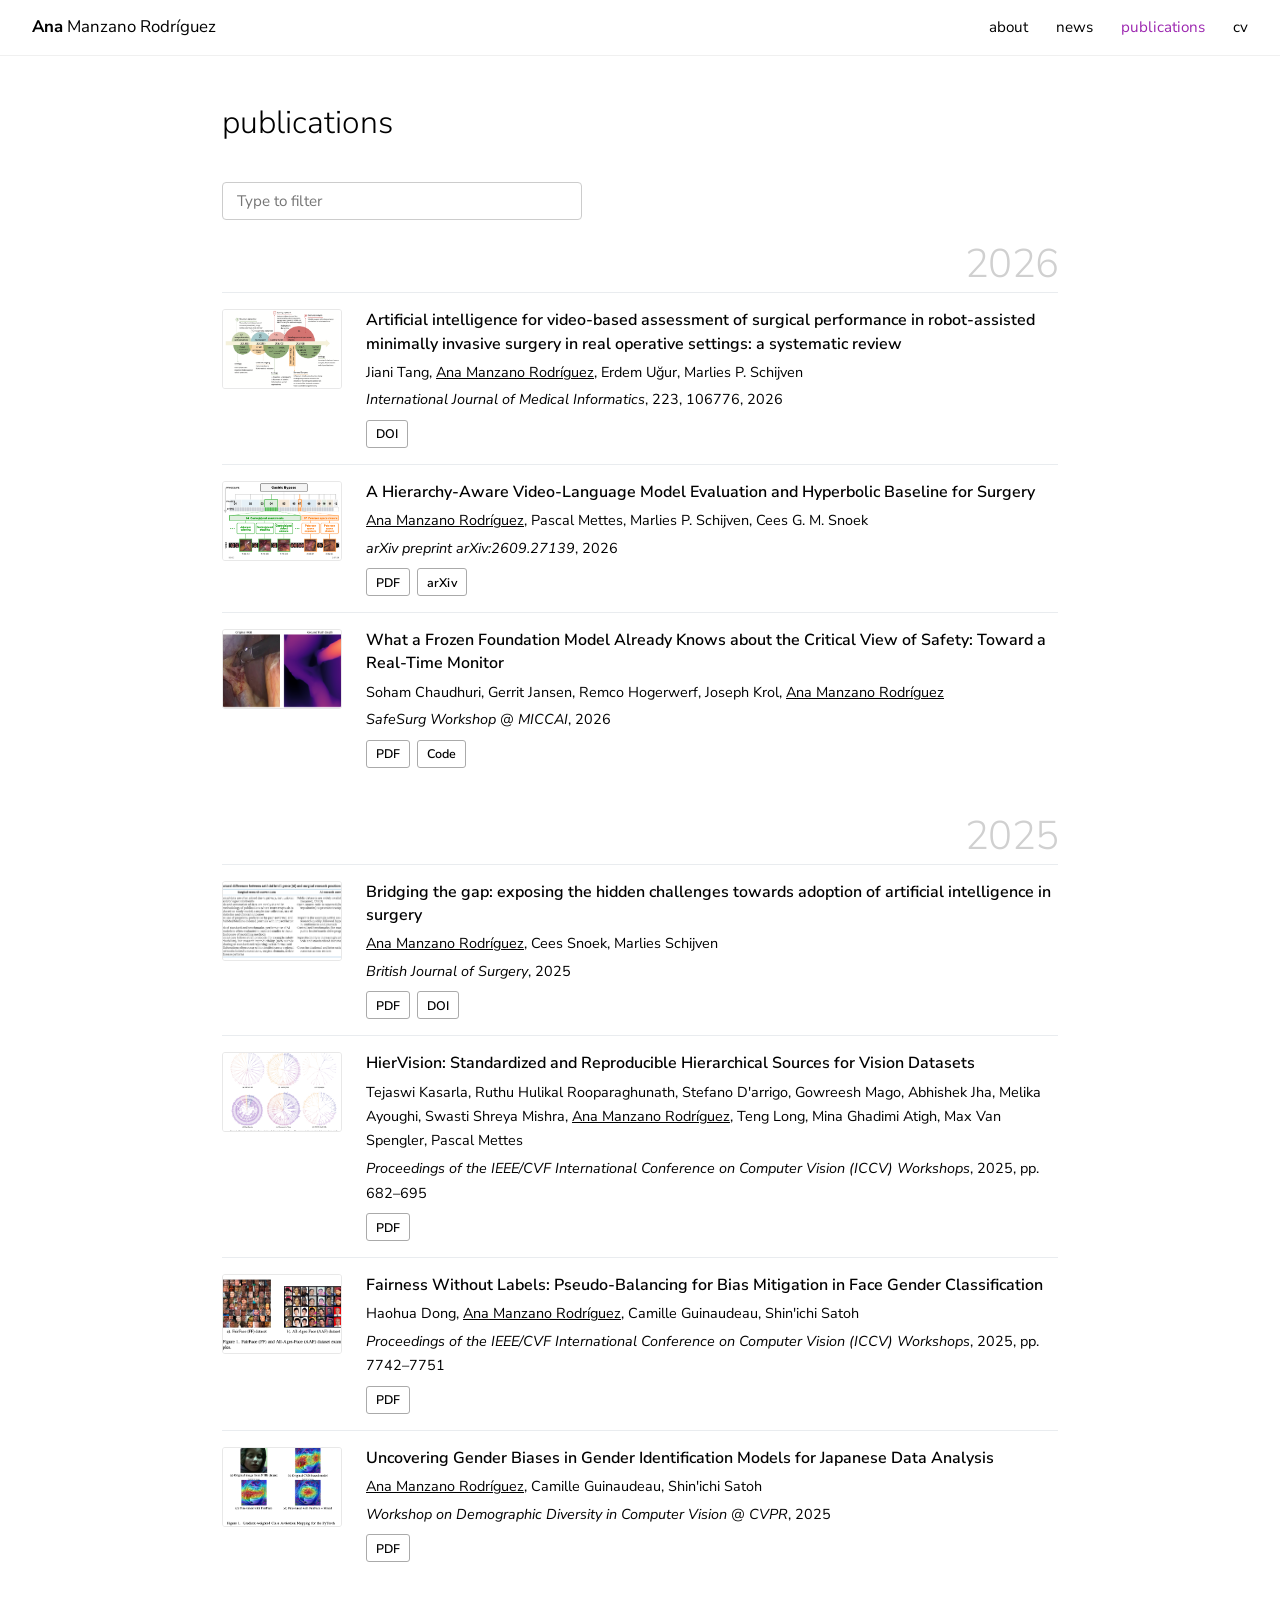
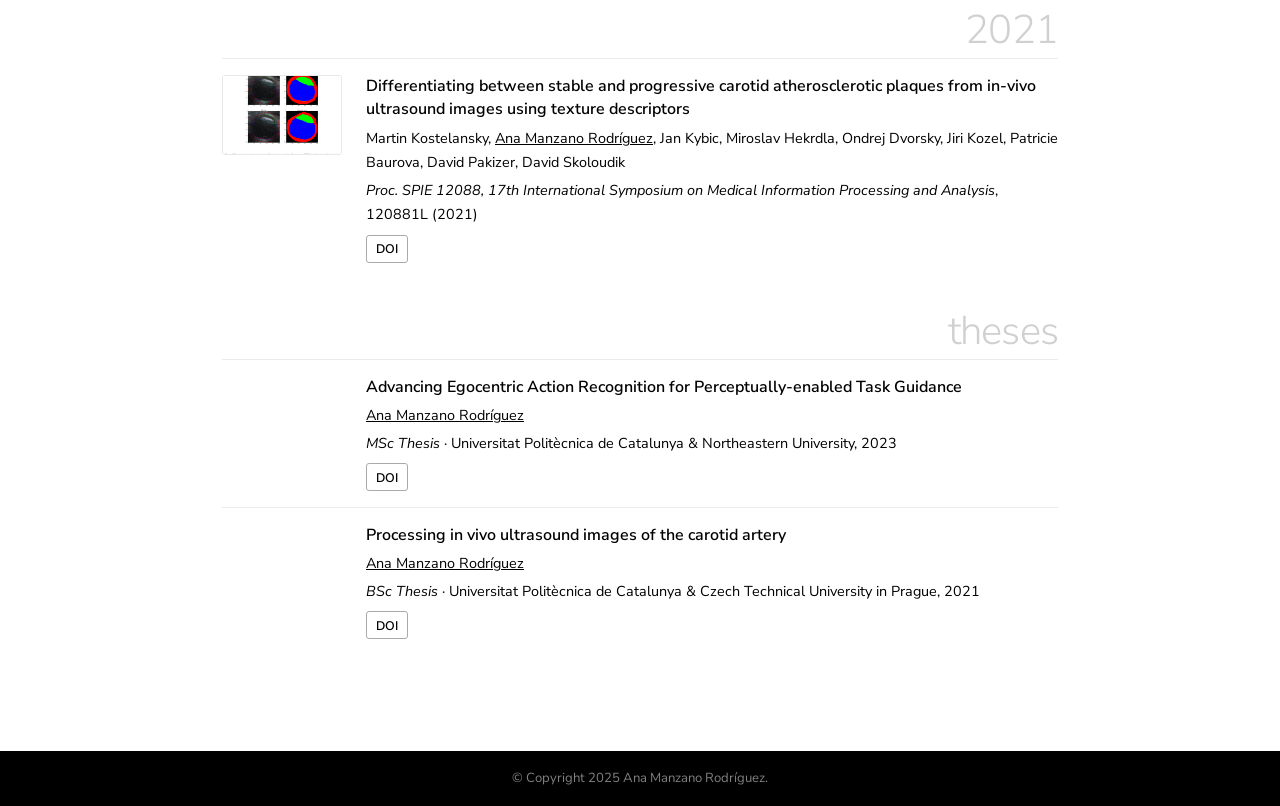
<file: publications.html>
<!DOCTYPE html>
<html lang="en">
<head>
  <meta charset="UTF-8">
  <meta name="viewport" content="width=device-width, initial-scale=1.0">
  <title>publications | Ana Manzano Rodríguez</title>
  <link rel="preconnect" href="https://fonts.googleapis.com">
  <link rel="preconnect" href="https://fonts.gstatic.com" crossorigin>
  <link href="https://fonts.googleapis.com/css2?family=Nunito+Sans:wght@300;400;600;700&display=swap" rel="stylesheet">
  <link rel="stylesheet" href="style.css">
</head>
<body>

<nav>
  <a href="index.html" class="nav-brand"><strong>Ana</strong> Manzano Rodríguez</a>
  <ul class="nav-links">
    <li><a href="index.html">about</a></li>
    <li><a href="news.html">news</a></li>
    <li><a href="publications.html" class="active">publications</a></li>
    <li><a href="cv.html">cv</a></li>
  </ul>
</nav>

<div class="page">

  <h1 class="page-title">publications</h1>

  <input type="text" class="pub-filter" id="pubFilter" placeholder="Type to filter" oninput="filterPubs(this.value)">

    <!-- 2026 -->
  <div class="pub-year-group" data-year="2026">
    <div class="pub-year-label">2026</div>

    <div class="pub-item" data-title="artificial intelligence video-based assessment surgical performance robot-assisted minimally invasive surgery systematic review tang ugur schijven international journal medical informatics">
      <img src="assets/img/jiani.png" alt="" class="pub-thumb">
      <div class="pub-details">
        <div class="pub-title">Artificial intelligence for video-based assessment of surgical performance in robot-assisted minimally invasive surgery in real operative settings: a systematic review</div>
        <div class="pub-authors">Jiani Tang, <span class="me">Ana Manzano Rodríguez</span>, Erdem Uğur, Marlies P. Schijven</div>
        <div class="pub-venue"><em>International Journal of Medical Informatics</em>, 223, 106776, 2026</div>
        <div class="pub-buttons">
          <a href="https://doi.org/10.1016/j.ijmedinf.2026.106776" target="_blank" class="pub-btn">DOI</a>
        </div>
      </div>
    </div>

    <div class="pub-item" data-title="hierarchy-aware video-language model evaluation hyperbolic baseline surgery mettes schijven snoek arxiv">
      <img src="assets/img/hi.png" alt="" class="pub-thumb">
      <div class="pub-details">
        <div class="pub-title">A Hierarchy-Aware Video-Language Model Evaluation and Hyperbolic Baseline for Surgery</div>
        <div class="pub-authors"><span class="me">Ana Manzano Rodríguez</span>, Pascal Mettes, Marlies P. Schijven, Cees G. M. Snoek</div>
        <div class="pub-venue"><em>arXiv preprint arXiv:2609.27139</em>, 2026</div>
        <div class="pub-buttons">
          <a href="https://arxiv.org/pdf/2609.27139" target="_blank" class="pub-btn">PDF</a>
          <a href="https://arxiv.org/abs/2609.27139" target="_blank" class="pub-btn">arXiv</a>
        </div>
      </div>
    </div>

    <div class="pub-item" data-title="what a frozen foundation model already knows about the critical view of safety toward real-time monitor chaudhuri jansen hogerwerf krol safesurg miccai workshop">
      <img src="assets/img/stu1.png" alt="" class="pub-thumb">
      <div class="pub-details">
        <div class="pub-title">What a Frozen Foundation Model Already Knows about the Critical View of Safety: Toward a Real-Time Monitor</div>
        <div class="pub-authors">Soham Chaudhuri, Gerrit Jansen, Remco Hogerwerf, Joseph Krol, <span class="me">Ana Manzano Rodríguez</span></div>
        <div class="pub-venue"><em>SafeSurg Workshop @ MICCAI</em>, 2026</div>
        <div class="pub-buttons">
          <a href="https://papers.miccai.org/miccai-2026-sat/paper/SafeSurg_020.pdf" target="_blank" class="pub-btn">PDF</a>
          <a href="https://github.com/S-Chaudhuri/Critical-View-of-Safety" target="_blank" class="pub-btn">Code</a>
        </div>
      </div>
    </div>

  </div>

  <!-- 2025 -->
  <div class="pub-year-group" data-year="2025">
    <div class="pub-year-label">2025</div>

    <div class="pub-item" data-title="bridging gap hidden challenges adoption artificial intelligence surgery british journal">
      <img src="assets/img/c.png" alt="" class="pub-thumb">
      <div class="pub-details">
        <div class="pub-title">Bridging the gap: exposing the hidden challenges towards adoption of artificial intelligence in surgery</div>
        <div class="pub-authors"><span class="me">Ana Manzano Rodríguez</span>, Cees Snoek, Marlies Schijven</div>
        <div class="pub-venue"><em>British Journal of Surgery</em>, 2025</div>
        <div class="pub-buttons">
          <a href="https://www.researchgate.net/profile/Marlies-Schijven/publication/397434475_Bridging_the_gap_exposing_the_hidden_challenges_towards_adoption_of_artificial_intelligence_in_surgery/links/692728ebf4878b75fc798608/Bridging-the-gap-exposing-the-hidden-challenges-towards-adoption-of-artificial-intelligence-in-surgery.pdf" target="_blank" class="pub-btn">PDF</a>
          <a href="https://doi.org/10.1093/bjs/znaf217" target="_blank" class="pub-btn">DOI</a>
        </div>
      </div>
    </div>

    <div class="pub-item" data-title="hiervision standardized reproducible hierarchical sources vision datasets kasarla rooparaghunath darrigo mago jha ayoughi mishra long atigh van spengler mettes iccv workshops">
      <img src="assets/img/d.png" alt="" class="pub-thumb">
      <div class="pub-details">
        <div class="pub-title">HierVision: Standardized and Reproducible Hierarchical Sources for Vision Datasets</div>
        <div class="pub-authors">Tejaswi Kasarla, Ruthu Hulikal Rooparaghunath, Stefano D'arrigo, Gowreesh Mago, Abhishek Jha, Melika Ayoughi, Swasti Shreya Mishra, <span class="me">Ana Manzano Rodríguez</span>, Teng Long, Mina Ghadimi Atigh, Max Van Spengler, Pascal Mettes</div>
        <div class="pub-venue"><em>Proceedings of the IEEE/CVF International Conference on Computer Vision (ICCV) Workshops</em>, 2025, pp. 682–695</div>
        <div class="pub-buttons">
          <a href="https://openaccess.thecvf.com/content/ICCV2025W/BEW/papers/Kasarla_HierVision_Standardized_and_Reproducible_Hierarchical_Sources_for_Vision_Datasets_ICCVW_2025_paper.pdf" target="_blank" class="pub-btn">PDF</a>
        </div>
      </div>
    </div>

    <div class="pub-item" data-title="fairness without labels pseudo-balancing bias mitigation face gender classification dong guinaudeau satoh iccv workshops">
      <img src="assets/img/icml.png" alt="" class="pub-thumb">
      <div class="pub-details">
        <div class="pub-title">Fairness Without Labels: Pseudo-Balancing for Bias Mitigation in Face Gender Classification</div>
        <div class="pub-authors">Haohua Dong, <span class="me">Ana Manzano Rodríguez</span>, Camille Guinaudeau, Shin'ichi Satoh</div>
        <div class="pub-venue"><em>Proceedings of the IEEE/CVF International Conference on Computer Vision (ICCV) Workshops</em>, 2025, pp. 7742–7751</div>
        <div class="pub-buttons">
          <a href="https://openaccess.thecvf.com/content/ICCV2025W/FAILED/papers/Dong_Fairness_Without_Labels_Pseudo-Balancing_for_Bias_Mitigation_in_Face_Gender_ICCVW_2025_paper.pdf" target="_blank" class="pub-btn">PDF</a>
        </div>
      </div>
    </div>

    <div class="pub-item" data-title="uncovering gender biases identification models japanese data analysis guinaudeau satoh demographic diversity cvpr workshop">
      <img src="assets/img/b.png" alt="" class="pub-thumb">
      <div class="pub-details">
        <div class="pub-title">Uncovering Gender Biases in Gender Identification Models for Japanese Data Analysis</div>
        <div class="pub-authors"><span class="me">Ana Manzano Rodríguez</span>, Camille Guinaudeau, Shin'ichi Satoh</div>
        <div class="pub-venue"><em>Workshop on Demographic Diversity in Computer Vision @ CVPR</em>, 2025</div>
        <div class="pub-buttons">
          <a href="https://openreview.net/pdf?id=8dh3uEBWLa" target="_blank" class="pub-btn">PDF</a>
        </div>
      </div>
    </div>

  </div>

  <!-- 2021 -->
  <div class="pub-year-group" data-year="2021">
    <div class="pub-year-label">2021</div>

    <div class="pub-item" data-title="differentiating stable progressive carotid atherosclerotic plaques in-vivo ultrasound texture descriptors spie medical information processing analysis kostelansky kybic hekrdla dvorsky kozel baurova pakizer skoloudik">
      <img src="assets/img/a.png" alt="" class="pub-thumb">
      <div class="pub-details">
        <div class="pub-title">Differentiating between stable and progressive carotid atherosclerotic plaques from in-vivo ultrasound images using texture descriptors</div>
        <div class="pub-authors">Martin Kostelansky, <span class="me">Ana Manzano Rodríguez</span>, Jan Kybic, Miroslav Hekrdla, Ondrej Dvorsky, Jiri Kozel, Patricie Baurova, David Pakizer, David Skoloudik</div>
        <div class="pub-venue"><em>Proc. SPIE 12088, 17th International Symposium on Medical Information Processing and Analysis</em>, 120881L (2021)</div>
        <div class="pub-buttons">
          <a href="https://doi.org/10.1117/12.2605795" target="_blank" class="pub-btn">DOI</a>
        </div>
      </div>
    </div>

  </div>

  <!-- THESES -->
  <div class="pub-year-group" data-year="Theses">
    <div class="pub-year-label">theses</div>
 
    <div class="pub-item" data-title="advancing egocentric action recognition perceptually-enabled task guidance master thesis upc northeastern university 2023">
      <div class="pub-thumb thesis-spacer" aria-hidden="true" style="visibility: hidden"></div>
      <div class="pub-details">
        <div class="pub-title">Advancing Egocentric Action Recognition for Perceptually-enabled Task Guidance</div>
        <div class="pub-authors"><span class="me">Ana Manzano Rodríguez</span></div>
        <div class="pub-venue"><em>MSc Thesis</em> · Universitat Politècnica de Catalunya &amp; Northeastern University, 2023</div>
        <div class="pub-buttons">
          <a href="https://upcommons.upc.edu/entities/publication/3246dc3a-0362-413f-8852-ab4e5afa10d2" target="_blank" class="pub-btn">DOI</a>
        </div>
      </div>
    </div>
 
    <div class="pub-item" data-title="processing in vivo ultrasound images carotid artery bachelor thesis upc czech technical university 2021">
      <div class="pub-thumb thesis-spacer" aria-hidden="true" style="visibility: hidden"></div>
      <div class="pub-details">
        <div class="pub-title">Processing in vivo ultrasound images of the carotid artery</div>
        <div class="pub-authors"><span class="me">Ana Manzano Rodríguez</span></div>
        <div class="pub-venue"><em>BSc Thesis</em> · Universitat Politècnica de Catalunya &amp; Czech Technical University in Prague, 2021</div>
        <div class="pub-buttons">
          <a href="https://upcommons.upc.edu/entities/publication/2a60d3b2-3f03-4f79-a624-c8dbdc2bab5d" target="_blank" class="pub-btn">DOI</a>
        </div>
      </div>
    </div>
 
  </div>

  <!--
    TO ADD MORE PUBLICATIONS, copy this block and fill in your details:

    <div class="pub-year-group" data-year="2026">
      <div class="pub-year-label">2026</div>
      <div class="pub-item" data-title="your paper title keywords here">
        <div class="pub-thumb-placeholder">
          <svg viewBox="0 0 24 24" fill="none" stroke="#bbb" stroke-width="1.5"><rect x="3" y="3" width="18" height="18" rx="2"/><path d="M3 9h18M9 3v18"/></svg>
        </div>
        <div class="pub-details">
          <div class="pub-title">Your Paper Title Here</div>
          <div class="pub-authors"><span class="me">Ana Manzano Rodríguez</span>, Co-Author 1, Co-Author 2</div>
          <div class="pub-venue"><em>Conference or Journal Name</em>, 2026</div>
          <div class="pub-buttons">
            <a href="YOUR_PDF_URL" target="_blank" class="pub-btn">PDF</a>
            <a href="YOUR_CODE_URL" target="_blank" class="pub-btn">Code</a>
          </div>
        </div>
      </div>
    </div>
  -->

</div>

<footer>
  <p>© Copyright 2025 Ana Manzano Rodríguez.</p>
</footer>

<script>
  function filterPubs(q) {
    q = q.toLowerCase();
    document.querySelectorAll('.pub-year-group').forEach(g => {
      let v = 0;
      g.querySelectorAll('.pub-item').forEach(item => {
        const show = item.dataset.title.includes(q);
        item.classList.toggle('hidden', !show);
        if (show) v++;
      });
      g.classList.toggle('empty', v === 0);
    });
  }
</script>

</body>
</html>
</file>
<file: style.css>
*, *::before, *::after { box-sizing: border-box; margin: 0; padding: 0; }

:root {
  --accent: #9c27b0;
  --text: #000;
  --muted: #6c757d;
  --light-gray: #e9ecef;
  --font: 'Nunito Sans', -apple-system, BlinkMacSystemFont, 'Segoe UI', sans-serif;
  --nav-h: 56px;
}

html { scroll-behavior: smooth; }

body {
  background: #fff;
  color: var(--text);
  font-family: var(--font);
  font-size: 1rem;
  line-height: 1.7;
  -webkit-font-smoothing: antialiased;
}

a { color: var(--accent); text-decoration: none; }
a:hover { text-decoration: underline; }

/* ── NAV ── */
nav {
  position: fixed;
  top: 0; left: 0; right: 0;
  height: var(--nav-h);
  background: #fff;
  border-bottom: 1px solid #f0f0f0;
  z-index: 100;
  display: flex;
  align-items: center;
  padding: 0 2rem;
}
.nav-brand {
  font-size: 1.05rem;
  font-weight: 400;
  color: var(--text);
  text-decoration: none;
  margin-right: auto;
}
.nav-brand strong { font-weight: 700; }
.nav-brand:hover { text-decoration: none; }
.nav-links { display: flex; gap: 1.75rem; list-style: none; }
.nav-links a {
  font-size: 0.95rem;
  color: var(--text);
  text-decoration: none;
}
.nav-links a:hover,
.nav-links a.active { color: var(--accent); text-decoration: none; }

/* ── PAGE ── */
.page {
  max-width: 900px;
  margin: 0 auto;
  padding: calc(var(--nav-h) + 2.5rem) 2rem 4rem;
}

/* ── PAGE TITLE ── */
h1.page-title {
  font-size: 2rem;
  font-weight: 300;
  color: var(--text);
  margin-bottom: 2rem;
}

/* ── ABOUT ── */
.about-name {
  font-size: 2.5rem;
  font-weight: 300;
  letter-spacing: -0.02em;
  line-height: 1.2;
  margin-bottom: 1.5rem;
}
.about-name strong { font-weight: 700; }
.about-body { overflow: hidden; }
.about-body p { margin-bottom: 1rem; }
.about-body p:last-child { margin-bottom: 0; }

.profile-photo {
  float: right;
  width: 270px;
  margin: 0 0 1.5rem 2.5rem;
  border-radius: 4px;
  display: block;
}
.profile-photo-placeholder {
  float: right;
  width: 270px;
  height: 310px;
  margin: 0 0 1.5rem 2.5rem;
  border-radius: 4px;
  background: #f5f5f5;
  border: 1px solid #e0e0e0;
  display: flex;
  align-items: center;
  justify-content: center;
  flex-direction: column;
  gap: 0.5rem;
  color: #bbb;
  font-size: 0.82rem;
  text-align: center;
}
.profile-photo-placeholder svg { width: 48px; height: 48px; opacity: 0.25; }

.social-links {
  display: flex;
  flex-wrap: wrap;
  gap: 0.5rem;
  margin-top: 1.5rem;
  clear: both;
}
.social-link {
  display: inline-flex;
  align-items: center;
  gap: 0.3rem;
  font-size: 0.85rem;
  color: var(--muted);
  border: 1px solid #ccc;
  border-radius: 4px;
  padding: 0.22rem 0.65rem;
  text-decoration: none;
  transition: color 0.13s, border-color 0.13s;
}
.social-link:hover { color: var(--accent); border-color: var(--accent); text-decoration: none; }
.social-link svg { width: 14px; height: 14px; flex-shrink: 0; }

/* HOME — news preview & pub preview */
h2.sub-head {
  font-size: 1.85rem;
  font-weight: 300;
  margin: 3rem 0 1.2rem;
  padding-top: 1rem;
  border-top: 1px solid var(--light-gray);
}
.view-all {
  font-size: 0.85rem;
  color: var(--accent);
  margin-left: 0.75rem;
  font-weight: 400;
}

/* ── NEWS TABLE ── */
.news-table { width: 100%; border-collapse: collapse; }
.news-table td {
  padding: 0.55rem 0;
  border-bottom: 1px solid var(--light-gray);
  vertical-align: top;
  font-size: 0.95rem;
}
.news-table tr:last-child td { border-bottom: none; }
.news-table .date-cell {
  width: 140px;
  white-space: nowrap;
  font-weight: 700;
  padding-right: 2rem;
  color: var(--text);
}
.photo-link {
  display: inline-block;
  vertical-align: middle;
  margin-left: 6px;
  color: var(--muted);
  text-decoration: none;
}
.photo-link:hover {
  color: var(--accent);
}

/* ── PUBLICATIONS ── */
.pub-filter {
  width: 100%;
  max-width: 360px;
  padding: 0.5rem 0.85rem;
  font-size: 0.95rem;
  font-family: var(--font);
  border: 1px solid #ccc;
  border-radius: 4px;
  outline: none;
  margin-bottom: 1.5rem;
  color: var(--text);
}
.pub-filter:focus { border-color: var(--accent); }

.pub-year-group { margin-bottom: 2rem; }
.pub-year-label {
  font-size: 2.5rem;
  font-weight: 300;
  color: #d0d0d0;
  text-align: right;
  margin-bottom: 0.5rem;
  letter-spacing: -0.02em;
  line-height: 1;
}
.pub-item {
  display: flex;
  gap: 1.5rem;
  padding: 1rem 0;
  border-top: 1px solid var(--light-gray);
  align-items: flex-start;
}
.pub-thumb {
  width: 120px;
  height: 80px;
  flex-shrink: 0;
  object-fit: cover;
  border-radius: 3px;
  border: 1px solid #e8e8e8;
}
.pub-thumb-placeholder {
  width: 120px;
  height: 80px;
  flex-shrink: 0;
  background: #f5f5f5;
  border: 1px solid #e8e8e8;
  border-radius: 3px;
  display: flex;
  align-items: center;
  justify-content: center;
}
.pub-thumb-placeholder svg { width: 28px; height: 28px; opacity: 0.2; }
.pub-details { flex: 1; min-width: 0; }
.pub-title { font-size: 1rem; font-weight: 600; color: var(--text); margin-bottom: 0.25rem; line-height: 1.45; }
.pub-authors { font-size: 0.9rem; color: var(--text); margin-bottom: 0.2rem; }
.pub-authors .me { text-decoration: underline; }
.pub-venue { font-size: 0.9rem; color: var(--text); margin-bottom: 0.5rem; }
.pub-venue em { font-style: italic; }
.pub-buttons { display: flex; gap: 0.4rem; flex-wrap: wrap; }
.pub-btn {
  font-size: 0.78rem;
  font-weight: 600;
  letter-spacing: 0.02em;
  color: var(--text);
  border: 1px solid #aaa;
  border-radius: 3px;
  padding: 0.15rem 0.55rem;
  text-decoration: none;
  transition: background 0.13s, color 0.13s, border-color 0.13s;
}
.pub-btn:hover { background: var(--text); color: #fff; border-color: var(--text); text-decoration: none; }
.pub-badge {
  display: inline-block;
  margin-left: 0.4rem;
  padding: 0.05rem 0.45rem;
  font-size: 0.68rem;
  font-weight: 700;
  font-style: normal;
  letter-spacing: 0.08em;
  text-transform: uppercase;
  vertical-align: middle;
  color: #b565c4;
  background: #fbf5fc;
  border: 1px solid #e8d2ed;
  border-radius: 4px;
}
.pub-item.hidden { display: none; }
.pub-year-group.empty { display: none; }

/* ── CV ── */
.cv-section { margin-bottom: 2.5rem; }
.cv-section-title {
  font-size: 1.05rem;
  font-weight: 700;
  margin-bottom: 0.75rem;
  padding-bottom: 0.4rem;
  border-bottom: 2px solid var(--text);
}
.cv-entries { list-style: none; }
.cv-entry {
  display: flex;
  gap: 1.5rem;
  padding: 0.7rem 0;
  border-bottom: 1px solid var(--light-gray);
  font-size: 0.95rem;
}
.cv-entry:last-child { border-bottom: none; }
.cv-years { width: 155px; flex-shrink: 0; color: var(--muted); font-size: 0.875rem; padding-top: 2px; }
.cv-role { font-weight: 700; }
.cv-org { color: var(--muted); }
.cv-desc { font-size: 0.875rem; color: var(--muted); margin-top: 0.15rem; }

.cv-download-btn {
  display: inline-flex;
  align-items: center;
  gap: 0.4rem;
  margin-top: 1.5rem;
  font-size: 0.9rem;
  color: var(--text);
  border: 1px solid #aaa;
  border-radius: 4px;
  padding: 0.4rem 1rem;
  text-decoration: none;
  transition: background 0.13s, color 0.13s;
}
.cv-download-btn:hover { background: var(--text); color: #fff; text-decoration: none; }

/* ── FOOTER ── */
footer {
  background: #000;
  color: rgba(255,255,255,0.5);
  font-size: 0.82rem;
  text-align: center;
  padding: 1rem 2rem;
}

/* ── RESPONSIVE ── */
@media (max-width: 640px) {
  .profile-photo {
    float: none; width: 220px; max-width: 100%; height: auto; margin: 0 auto 1.5rem;
  }
  .profile-photo-placeholder {
    float: none; width: 100%; height: 220px; margin: 0 0 1.5rem;
  }
  .pub-item { flex-direction: column; }
  .pub-thumb, .pub-thumb-placeholder { width: 100%; height: 90px; }
  .cv-entry { flex-direction: column; gap: 0.2rem; }
  .cv-years { width: auto; }
  nav { padding: 0 1rem; }
  .nav-links { gap: 1rem; }
}
</file>
